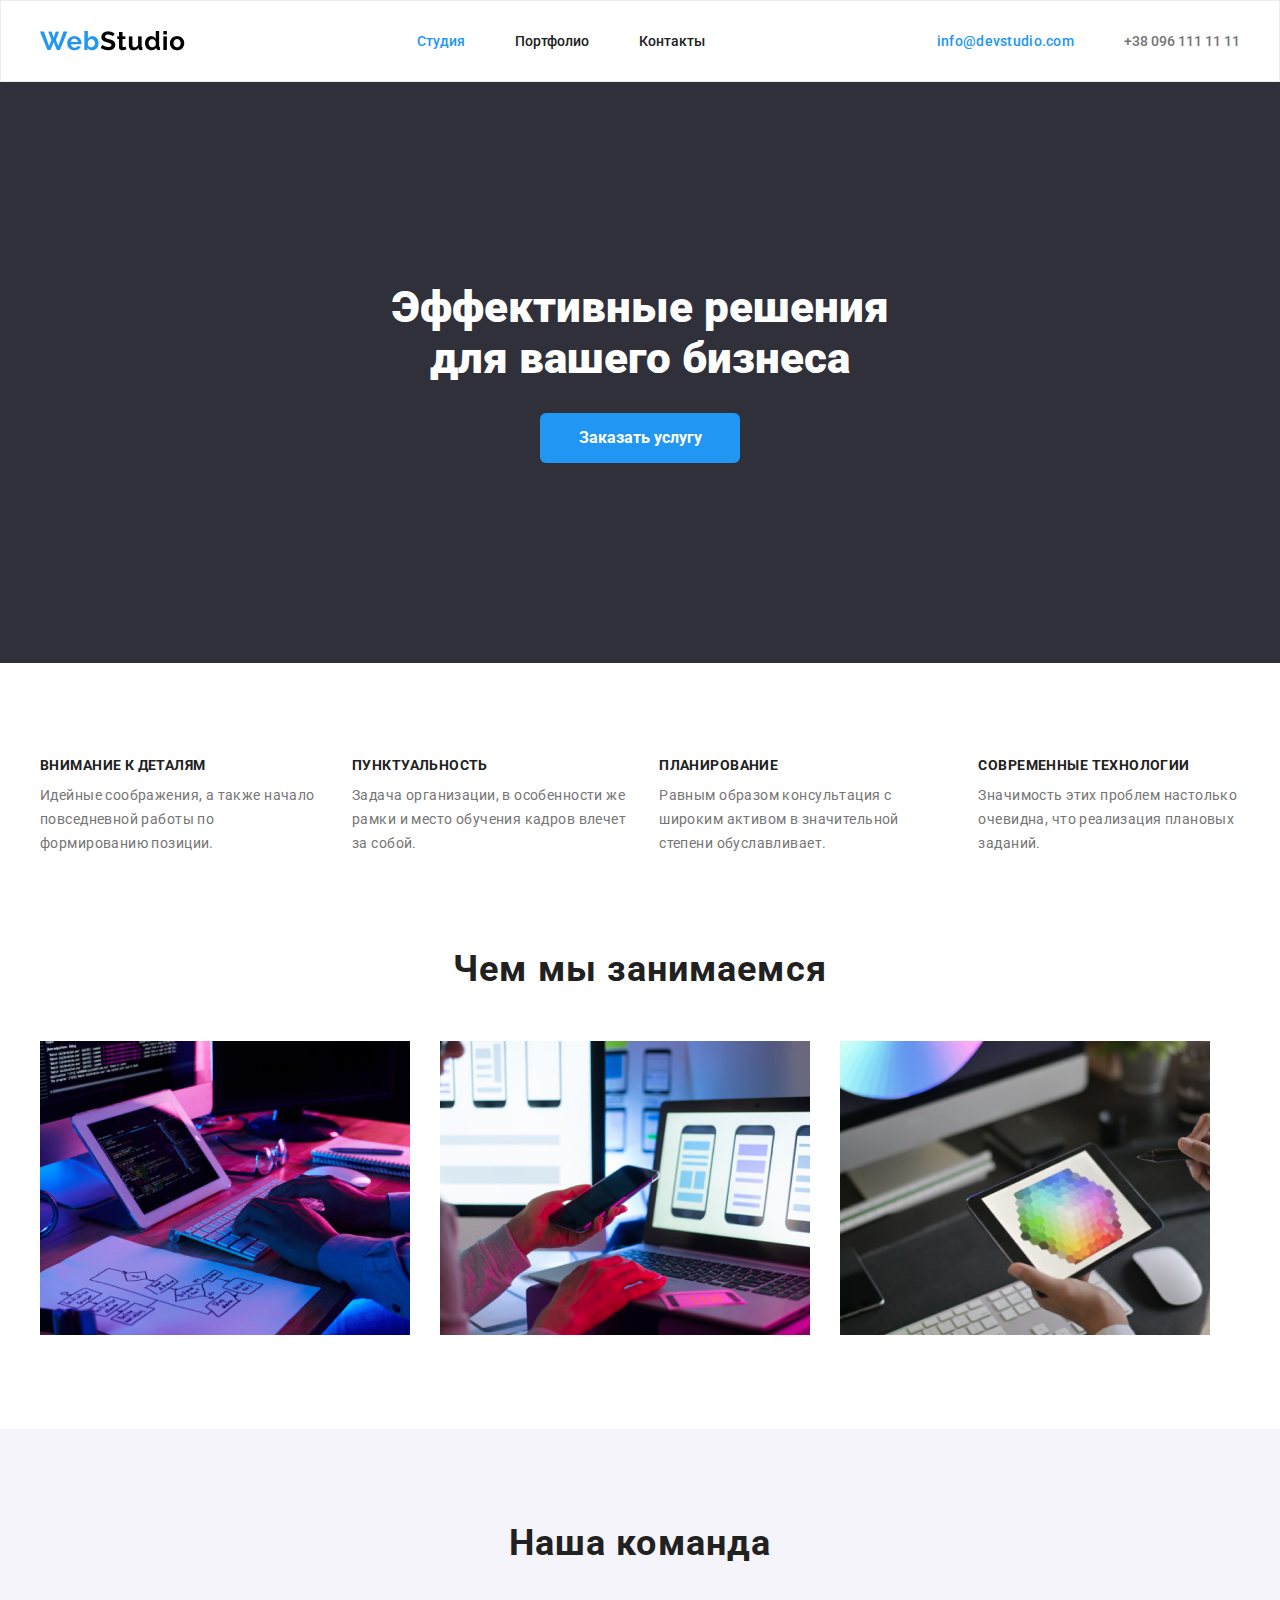
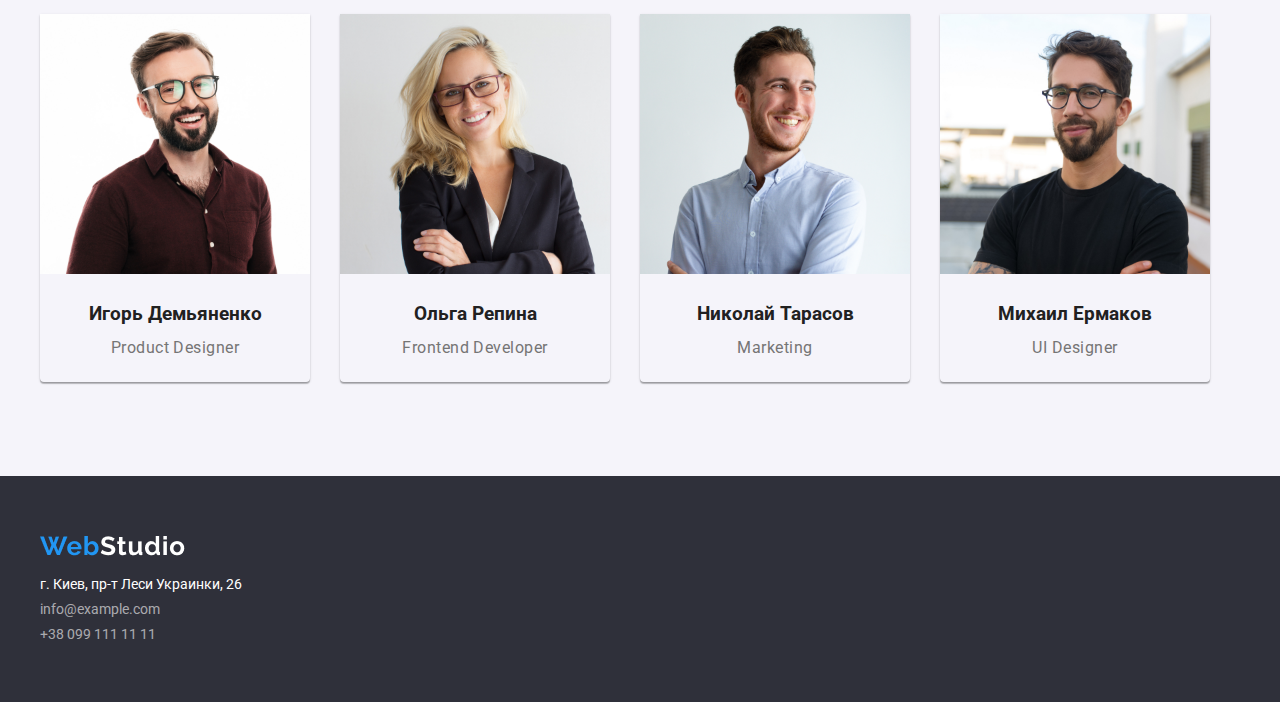
<file: index.html>
<!DOCTYPE html>
<html lang="ru">
<head>
  <meta charset="UTF-8">
  <meta name="viewport" content="width=device-width, initial-scale=1.0">
  <title>Lesson5-6</title>
  <link href="https://fonts.googleapis.com/css2?family=Raleway:wght@700&family=Roboto:wght@400;500;700;900&display=swap" rel="stylesheet">
  <link rel="stylesheet" href="https://cdnjs.cloudflare.com/ajax/libs/modern-normalize/1.0.0/modern-normalize.min.css"> 
  <link rel="stylesheet" href="./css/style.css">
  </head>
<body>
    <header class="page-header" >
        <nav class="container main-nav">
            <a class="logo" href="#">
                <img src="img/WebStudio (2).png" alt="">
            </a>
            <ul class="site-nav list">
                <li class="item"><a href="" class="link-current" >Студия</a></li>
                <li class="item"><a href="./portfolio.html" class="link-nav">Портфолио</a></li>
                <li class="item"><a href="#" class="link-nav">Контакты</a></li>
            </ul>
            <ul class="contacts-nav list">
                <li class="item"><a href="mailto:info@devstudio.com"class="link">info@devstudio.com</a></li>
                <li class="item"><a href="tel:+380961111111"class="phone">+38 096 111 11 11</a></li>
            </ul>
        </nav>
    </header>    
    <main>
        <section class="hero">
            <div>
                <h1 class="title" >Эффективные решения<br> для вашего бизнеса</h1>
                <button type="button" class="link" >Заказать услугу</button>
            </div>
        </section>
        <section class="section"> 
            <div class="container">
                <ul class="site-advantage">
                    <li class="item"> 
                        <h3 class="title" >Внимание к деталям</h3>
                        <p class="section-text" >Идейные соображения, а также начало повседневной работы по формированию позиции.</p>
                    </li>
                    <li class="item">
                        <h3 class="title" >Пунктуальность</h3>
                        <p class="section-text"  >Задача организации, в особенности же рамки и место обучения кадров влечет за собой.</p>
                    </li>
                    <li class="item">
                        <h3 class="title" >Планирование</h3>
                        <p class="section-text"  >Равным образом консультация с широким активом в значительной степени обуславливает.</p>
                    </li>
                    <li class="item">
                        <h3 class="title" >Современные технологии</h3>
                        <p class="section-text"  >Значимость этих проблем настолько очевидна, что реализация плановых заданий.</p>
                    </li>
                </ul>
            </div>
        </section>    
        <section class="section">    
            <div class="container">    
                <h2>Чем мы занимаемся</h2>
                <ul class="site-works">
                    <li class="item "><img src="img/img (4).jpg" alt="img1"></li>
                    <li class="item "><img src="img/img (5).jpg" alt="img2"></li>
                    <li class="item "><img src="img/img (6).jpg" alt="img3"></li>
                </ul>
            </div>
        </section>
        <section class="section no-padding">
            <div class="container ">
                <h2>Наша команда</h2>
                <ul class="command-selection">
                    <li class="item">
                        <div class="card-comand">
                            <img src="img/img (7).jpg" alt="Игорь Демьяненко" width="270">
                            <h3 class="name">Игорь Демьяненко</h3>
                            <p class="section-text">Product Designer</p>
                        </div>
                       
                    </li>
                    <li class="item">
                        <div class="card-comand">
                            <img src="img/img (8).jpg" alt="Ольга Репина" width="270">
                            <h3 class="name">Ольга Репина</h3>
                            <p class="section-text">Frontend Developer</p>
                        </div> 
                        
                    </li>
                    <li class="item">
                        <div class="card-comand">
                            <img src="img/img (9).jpg" alt="Николай Тарасов" width="270">
                            <h3 class="name">Николай Тарасов</h3>
                            <p class="section-text" >Marketing</p>
                        </div>   
                    </li>
                    <li class="item">
                        <div class="card-comand">
                            <img src="img/img (10).jpg" alt="Михаил Ермаков" width="270"  >
                            <h3 class="name">Михаил Ермаков</h3>
                            <p class="section-text">UI Designer</p>
                        </div>
                    </li>
                </ul>
            </div>
           
        </section>
    </main> 

    <footer class="contacts">
        <div class="container main-contacts">
            <a href="">
                <img src="img/WebStudio (3).png" class="logo" alt="">
            </a>
            <ul class="adress">
                <li class="item"><p class="contacts-adress" >г. Киев, пр-т Леси Украинки, 26</p></li> 
                <li class="item"><a href="mailto:info@devstudio.com" class="contacts-connection" >info@example.com</a></li>
                <li class="item"><a href="tel:+380961111111" class="contacts-connection" >+38 099 111 11 11</a></li> 
            </ul>
        </div>
    </footer>
</body>
</file>
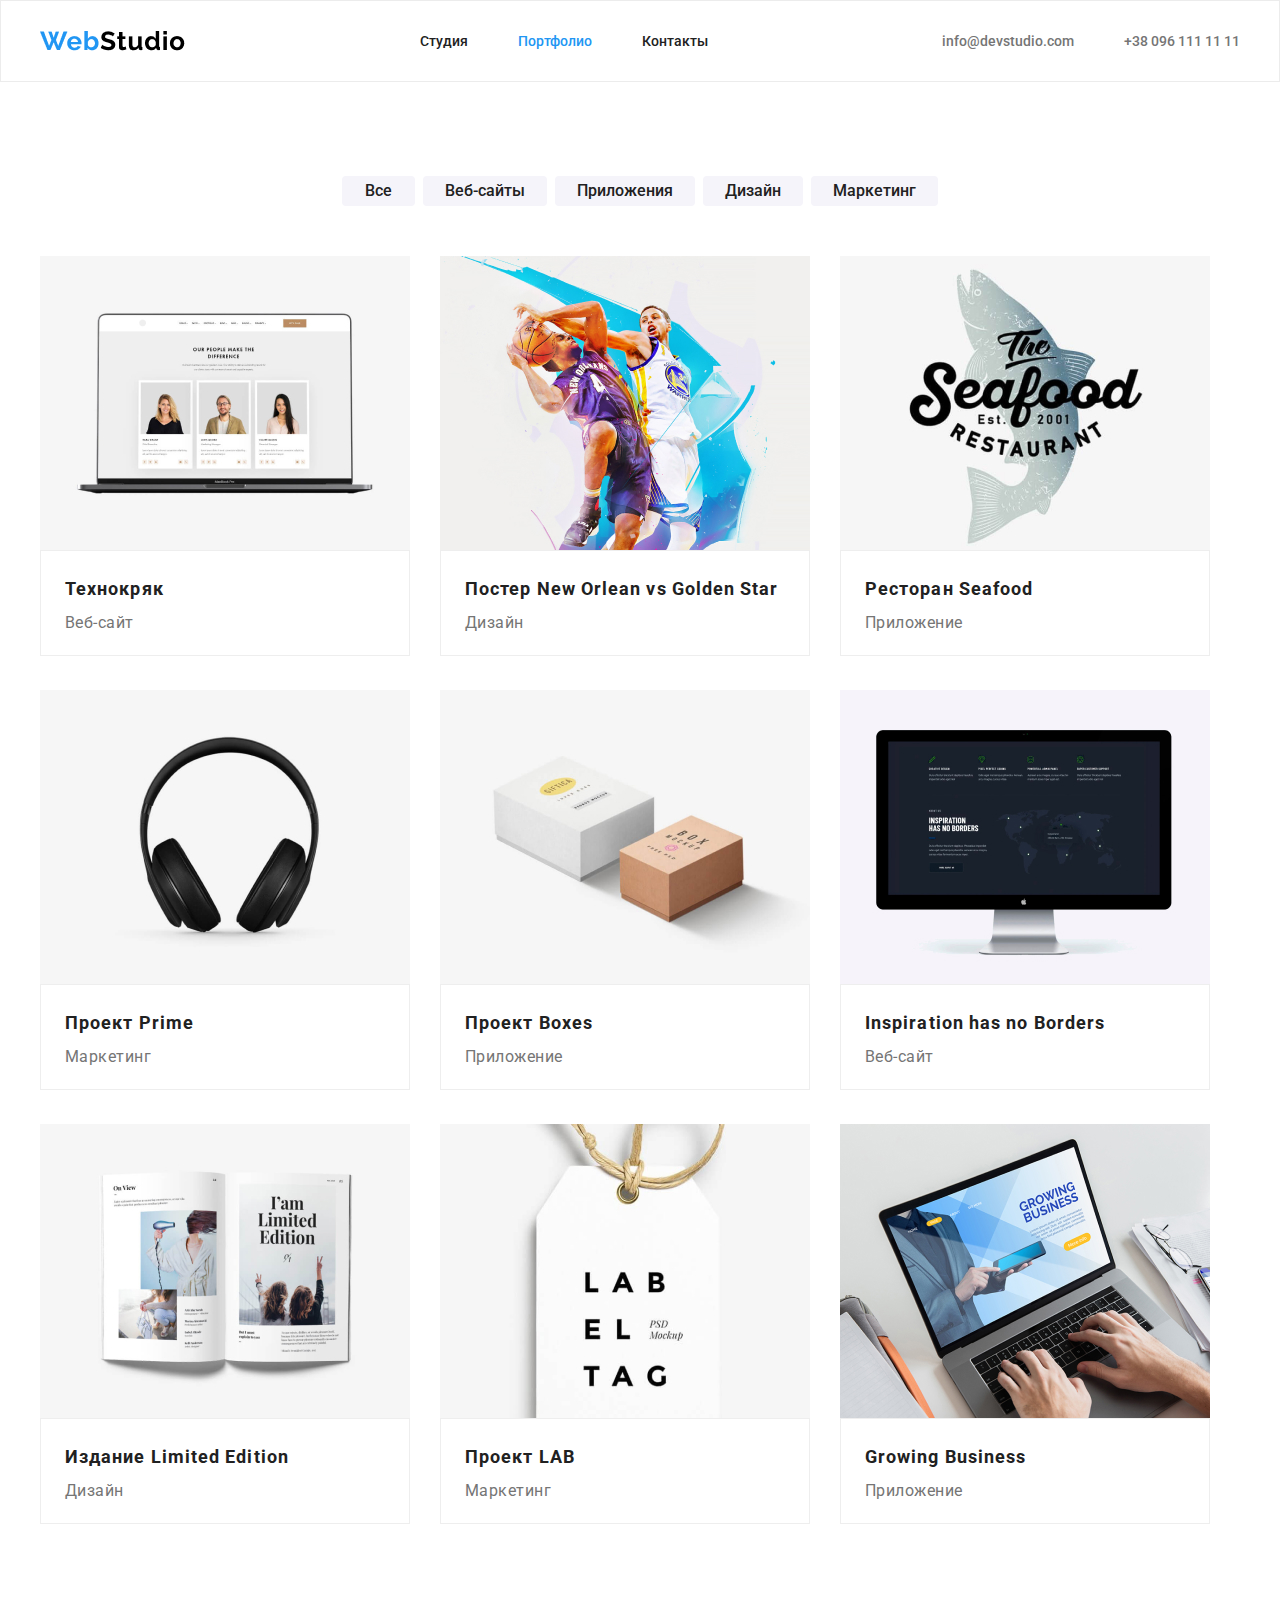
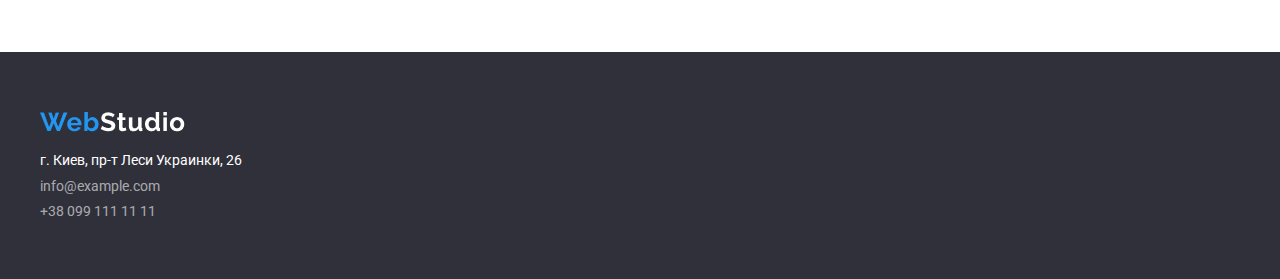
<file: portfolio.html>
<!DOCTYPE html>
<html lang="en">
<head>
    <meta charset="UTF-8">
    <meta name="viewport" content="width=device-width, initial-scale=1.0">
    <title>Portfolio</title>
    <link href="https://fonts.googleapis.com/css2?family=Raleway:wght@700&family=Roboto:wght@400;500;700;900&display=swap" rel="stylesheet">
    <link rel="stylesheet" href="https://cdnjs.cloudflare.com/ajax/libs/modern-normalize/1.0.0/modern-normalize.min.css"> 
    <link rel="stylesheet" href="./css/style.css">
</head>
<body>
    <header  class="page-header">
        <nav class="container main-nav">
            <a class="logo" href="#">
                <img src="img/WebStudio (2).png" alt="">
            </a>
            <ul class="site-nav list">
                <li class="item"><a href="./index.html"class="link-nav" >Студия</a></li>
                <li class="item"><a href="./portfolio.html"class="link-current">Портфолио</a></li>
                <li class="item"><a href="#"class="link-nav">Контакты</a></li>
            </ul>
            <ul class="contacts-nav list">
                <li class="item"><a href="mailto:info@devstudio.com"class="phone">info@devstudio.com</a></li>
                <li class="item"><a href="tel:+380961111111"class="phone">+38 096 111 11 11</a></li>
            </ul>
        </nav>
    </header>    
    <main>
        
        <section class="filter">
            <div class="container">
                <ul class="site-menu">
                    <li class="item"><button type="button" class="passive-list">Все</button></li> 
                    <li class="item"><button type="button" class="passive-list" >Веб-сайты</button>
                    <li class="item"><button type="button"class="passive-list">Приложения</button></li>
                    <li class="item"><button type="button"class="passive-list">Дизайн</button></li>
                    <li class="item"><button type="button"class="passive-list">Маркетинг</button></li> 
                </ul>
                <ul class="site-filter">
               
                    <li class="item">
                        <div class="card">  
                            <img  src="img/img (19).jpg" alt="">
                            <div class="card-contant">
                                <h2 class="heading">Технокряк</h2>
                                <p class="section-text">Веб-сайт</p>
                            </div>
                        </div>
                    </li>
                
                    <li class="item">
                        <div class="card"> 
                            <img src="img/img (11).jpg" alt="Постер New Orlean vs Golden Star">
                            <div class="card-contant">
                                <h2 class="heading">Постер New Orlean vs Golden Star</h2>
                                <p class="section-text">Дизайн</p>
                            </div>   
                        </div>
                    </li>
                    <li class="item" >
                        <div class="card"> 
                            <img src="img/img (12).jpg" alt="Ресторан Seafood">
                            <div class="card-contant">
                                <h2 class="heading">Ресторан Seafood</h2>
                                <p class="section-text">Приложение</p>
                            </div>
                        </div>
                    </li>
                    <li class="item">
                        <div class="card"> 
                            <img src="img/img (17).jpg" alt="Проект Prime">
                            <div class="card-contant">
                                <h2 class="heading">Проект Prime</h2>
                                <p class="section-text">Маркетинг</p>
                            </div>
                        </div>
                    </li>
                    <li class="item">
                        <div class="card">
                            <img src="img/img (13).jpg" alt="Проект Boxes">
                            <div class="card-contant">
                                <h2 class="heading">Проект Boxes</h2>
                                <p class="section-text">Приложение</p>
                            </div>
                        </div>
                    </li>
                    <li class="item">
                        <div class="card"> 
                            <img src="img/img (18).jpg" alt="Inspiration has no Borders">
                            <div class="card-contant">
                               <h2 class="heading">Inspiration has no Borders</h2>
                               <p class="section-text">Веб-сайт</p>
                            </div>
                        </div>
                    </li>
                    <li class="item">
                        <div class="card"> 
                            <img src="img/img (14).jpg" alt="Издание Limited Edition">
                            <div class="card-contant">
                                <h2 class="heading">Издание Limited Edition</h2>
                                <p class="section-text">Дизайн</p>
                            </div>
                        </div>
                    </li>
                    <li class="item">
                        <div class="card">
                            <img src="img/img (15).jpg" alt="Проект LAB">
                            <div class="card-contant">
                                <h2 class="heading">Проект LAB</h2>
                                <p class="section-text">Маркетинг</p>
                            </div>
                        </div>
                    </li>
                    <li class="item" >
                        <div class="card"> 
                            <img src="img/img (16).jpg" alt="Growing Business">
                            <div class="card-contant">
                                <h2 class="heading">Growing Business</h2>
                                <p class="section-text">Приложение</p>
                            </div>
                        </div>
                    </li>
                </ul>
            </div>
               
        </section>
    
       
    </main>
    <footer class="contacts">
        <div class="container main-contacts">
            <a href="">
                <img src="img/WebStudio (3).png" class="logo" alt="">
             </a>
            <ul class="adress">
                <li class="item"><p class="contacts-adress" >г. Киев, пр-т Леси Украинки, 26</p></li> 
                <li class="item"><a href="mailto:info@devstudio.com" class="contacts-connection" >info@example.com</a></li>
                <li class="item"><a href="tel:+380961111111" class="contacts-connection" >+38 099 111 11 11</a></li> 
            </ul>
        </div>
       
      
    </footer>  
</body>
</html>
</file>
<file: css/style.css>
:root{
     --primari-text-color: #212121;
     --text-color:  #757575;
     --background-color: #FFFFFF ;
     --accent-color: #2196F3;
     --phone-color: rgba(255, 255, 255, 0.6);
     --secondary-color-grey:#F5F4FA;
     --secondary-color-blue:#2F303A;
     --text-color-white: #FFFFFF;
}
 body{
    background-color: var(--background-color);
    color: var(--primari-text-color);
    font-family: Roboto, sans-serif;
 }
 h1,
 h2,
 h3,
 h4,
 h5,
 h6,{
     font-family: Comfortaa;
 }
 .container{
     padding-left: 15px;
     padding-right: 15px;
     margin-left: auto;
     margin-right: auto;
     width: 1230px;
    }

img {
        display: block;
        max-width: 100%;
        height: auto;
    }

 .logo {
     font-family: Raleway, cursive;
     font-family:  Raleway;
     font-weight: 700;
     font-size: 26px;
     line-height: 1,19px;
}
 ul {
    list-style: none;
 }
 html {
     box-sizing: border-box;
 }
 
*, 
*::before,
 *::after {
    box-sizing: inherit;
}
* {
    margin: 0;
    padding: 0;
}
a {
   text-decoration: none;
}
 /*Page header*/
.page-header{
    border: 1px solid #ECECEC;
}
 /*Main-nav*/

 .main-nav {
     display: flex;
     align-items: center;
 }
 .site-nav a{

    color: var(--accent-color);
    
    font-weight: 500;
    font-size: 14px;
    line-height: 1,14px;
}
 .site-nav a:hover,
 .site-nav a:focus {
     color: var(--accent-color);
 }
 
 .site-nav{
     display: flex;
     margin-left: auto;
 }
 .site-nav .item {

 }
 .site-nav .item:not(:last-child) {
     margin-right: 50px;
 }
 

 .site-nav .link-nav {
    
    font-weight: 500;
    font-size: 14px;
    line-height: 1,14px;

    display: block;
    padding-top: 32px;
    padding-bottom: 32px;

    color: var(--primari-text-color);
}
.site-nav .link-nav:hover,
.site-nav .link-nav:focus {
    color: var(--accent-color) ;
}
.site-nav .link-current{
    
    font-weight: 500;
    font-size: 14px;
    line-height: 16px;
    
    display: block;
    padding-top: 32px;
    padding-bottom: 32px;

    color: var(--accent-color);
}
.contacts-nav .link {
    color: var(--accent-color);

    font-family: Roboto;
    font-style: normal;
    font-weight: 500;
    font-size: 14px;
    line-height: 1,14px;
    letter-spacing: 0.02em;

}
.contacts-nav .link-current:hover,
.contacts-nav .link-current:focus {
    color: var(--accent-color) ;
}
.contacts-nav {
    display: flex;
    margin-left: auto;
}
.contacts-nav .item + .item{
    margin-left: 50px;
}
.contacts-nav .phone {
    color: var(--text-color);

    font-weight: 500;
    font-size: 14px;
    line-height: 1,14px;
}
.contacts-nav .phone:hover,
 .contacts-nav .phone:focus {
     color: var(--accent-color);
 }
/*Section*/
 .section{
    padding-top: 0;
    padding-bottom: 0;
}



.site-advantage{
    display: flex;
    margin-left: wrap;
    padding-top: 94px; 
}
.site-advantage .item{
    width: calc((100%-90px) / 4);
    margin-right: 30px; 
}
.site-advantage .item:nth-child(4n){
    margin-right: 0;
}
.site-works{
    display: flex;
    margin-left: wrap;
    padding-bottom: 94px;
}
.site-works .item{
   
    width: calc((100%-60px) / 3);
    margin-right: 30px; 
}  
.site-works .item:nth-child(3n){
    margin-right: 0;
}


.section.no-padding{
    padding-top: 0;
    padding-bottom: 94px;
    background-color: var(--secondary-color-grey);
   
}
 .section-text{
    font-family: Roboto;
    font-style: normal;
    font-weight: normal;
    font-size: 14px;
    line-height: 24px;
    letter-spacing: 0.03em;

     color: var(--text-color) ;
 }
 .section h2{
    padding-top: 94px;
    padding-bottom: 50px;

    font-family: Roboto;
    font-style: normal;
    font-weight: 700px;
    font-size: 36px;
    line-height: 1,5px;
    text-align: center;
    letter-spacing: 0.03em;

}
.command-selection .section-text{
    font-family: Roboto;
    font-style: normal;
    font-weight: normal;
    font-size: 16px;
    line-height: 1,18px;
}
.site-filter .section-text{
    
    font-family: Roboto;
    font-style: normal;
    font-weight: normal;
    font-size: 16px;
    line-height: 1,87px;
}
.section .title{
    margin-top: o;
    margin-bottom: 10px;

    font-family: Roboto;
    font-style: normal;
    font-weight: bold;
    font-size: 14px;
    line-height: 1,71px;
    letter-spacing: 0.03em;
    text-transform: uppercase;
}


.card-comand{
    
    width: 270px;
    height: 368px;

    width: 270px;
    box-shadow: 0px 1px 3px rgba(0, 0, 0, 0.12), 0px 1px 1px rgba(0, 0, 0, 0.14), 0px 2px 1px rgba(0, 0, 0, 0.2);
    border-radius: 0px 0px 4px 4px;

}

 .command-selection{

    margin-left: 0;
    margin-right: 10;

    font-weight: 500;
    font-size: 16px;
    line-height: 1,26px;
}
.command-selection{
    display: flex;
    margin-left: wrap;
}

.command-selection .item{
    width: calc((100%-90px) / 4);
    margin-right: 30px;
    text-align: center;
}
.command-selection .item:nth-child(4n){
  margin-right: 0;
}
.hero{
    padding-top: 200px;
    padding-bottom: 200px;

    background-color: var(--secondary-color-blue);
    text-align: center;
}
.hero .title{
    margin-top: 0;
    margin-bottom: 30px;
      
    color: var(--text-color-white);

    font-family: Roboto;
    font-style: normal;
    font-weight: 900;
    font-size: 44px;
    line-height: 1,36px;
    

}

.hero .link{
    display: inline-block;
    border-radius: 6px;
    padding: 10px 32px;
    min-width: 200px;
    min-height: 50px;
    
    color: var(--text-color-white);
    background-color: var(--accent-color);
    border: var(--accent-color);

    font-weight: 700;
    font-size: 16px;
    line-height: 1,87px;
    text-align: center;
}
.hero .link:hover,
.hero .link:focus{
    text-decoration: underline ;
    background-color: var(--accent-color)
}
.contacts{
    background-color: var(--secondary-color-blue);
    font-weight: 400px;
    font-size: 14px;
    line-height: 1,71px;
}
.contacts .contacts-adress{
    color: var(--text-color-white);
    font-weight: 400px;
    font-size: 14px;
    line-height: 1,71px;
}
.contacts .contacts-connection{
    color: var(--phone-color);
    font-weight: 400px;
    font-size: 14px;
    line-height: 1,71px;
}

.name{
    margin-top: 30px;
    margin-bottom: 10px;
}



.passive-list{
    display: inline-block;
    border-radius: 4px;
    padding: 6px 22px;
    min-width: 73px;

    background-color: var(--secondary-color-grey);
    color: var(--primari-text-color);
    border: var(--accent-color);
    
    font-family: Roboto;
    font-style: normal;
    font-weight: 500;
    font-size: 16px;
    line-height: 1,62px;
    text-align: center;
}

.passive-list:hover,
.passive-list:focus{
    background-color: var(--accent-color);
    color: var(--background-color);
    
}


.card{
   width: 370px;
   height: 404px;
   left: 215px;
    top: 1130px;
}

.card-contant {
    
    
    background: #FFFFFF;
    border: 1px solid #EEEEEE;
    box-sizing: border-box;
    padding: 20px 24px;

    
   
}  


.site-filter .heading{
    margin-bottom: 4px;

    font-family: Roboto;
    font-style: normal;
    font-weight: bold;
    font-size: 18px;
    line-height: 36px;
    letter-spacing: 0.06em;
}

.site-filter{
 display: flex;
 flex-wrap: wrap;
 padding-bottom: 94px;

}
.site-filter .item{
    width: 370px;
    margin-right: 30px;
    margin-bottom: 30px;
}  
.site-filter .item:nth-child(3n) {
    margin-right: 0;
}

.adress{
    margin-top: 20px;
    margin-right: auto;

}
.adress .item:not(:last-child){
    margin-bottom: 9px;

}
.main-contacts{
    
    padding-top: 60px;
    padding-bottom: 60px;
}
.site-menu{
    display: flex;
    justify-content: center;
    padding-top: 94px;
    margin-bottom: 50px;

}
.site-menu .item + .item {
   margin-left: 8px;
   
}
</file>
